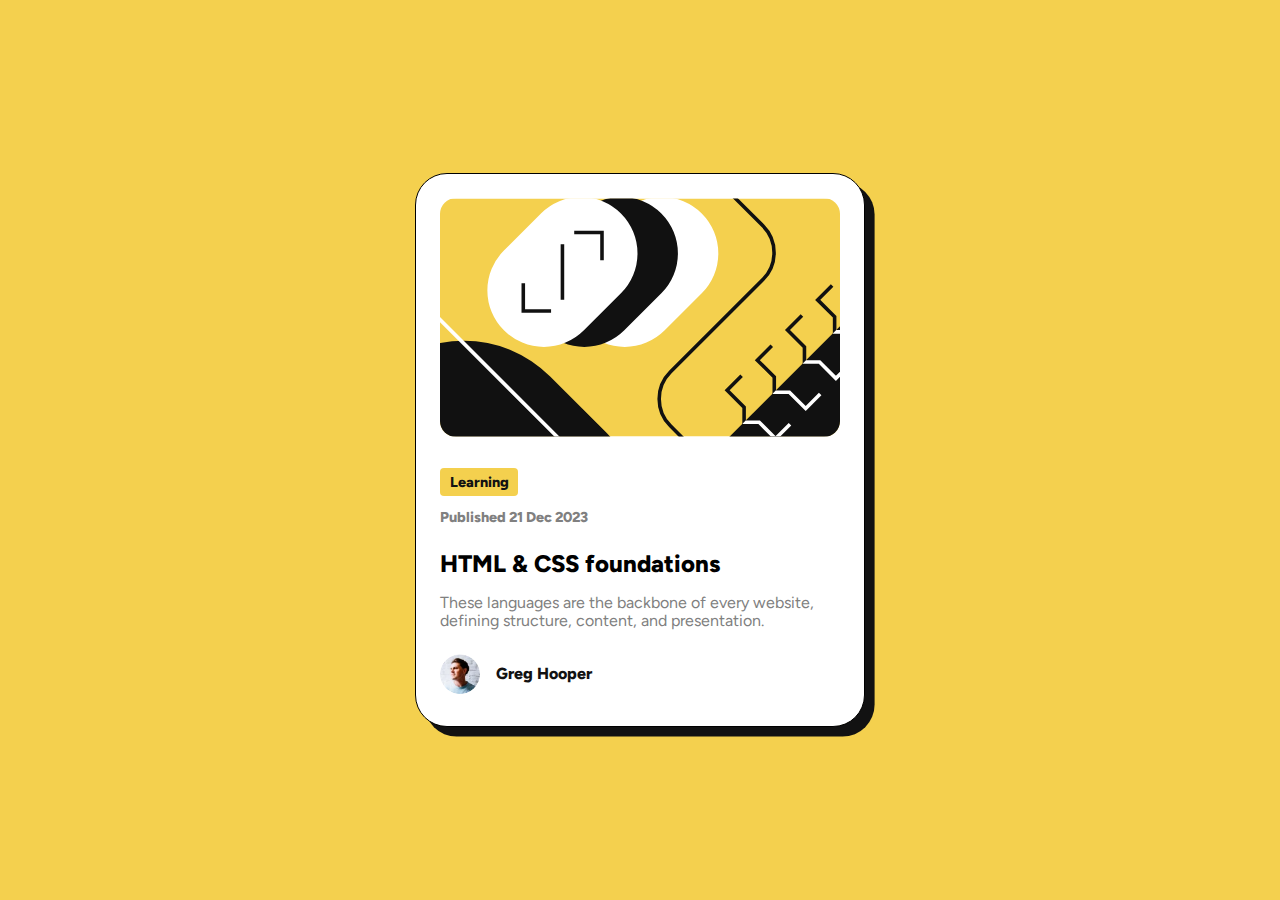
<file: 02-day-blog-preview-card/index.html>
<!DOCTYPE html>
<html lang="en">
<head>
  <meta charset="UTF-8">
  <meta name="viewport" content="width=device-width, initial-scale=1.0">
  <link rel="stylesheet" href="style.css">
  <link rel="stylesheet" href="normalize.css">
  <link rel="shortcut icon" href="/02-day-blog-preview-card/resources/favicon-32x32.png" type="image/x-icon">
  <title>Blog preview Card</title>
</head>
<body>
  <section class="card">
    <figure class="card-figure">
    <img class="card-figure-img" src="/02-day-blog-preview-card/resources/illustration-article.svg" alt="Card Image">
    
      <figcaption class="card-figure-caption">Learning</figcaption>
    </figure>
    <main class="card-main">
      <span class="date">Published 21 Dec 2023</span>
      <h3 class="title">HTML & CSS foundations</h3>
      <p class="description">These languages are the backbone of every website, defining structure, content, and presentation. </p>
    </main>
    <footer class="card-footer">
      <figure>
        <img src="/02-day-blog-preview-card/resources/image-avatar.webp" alt="Greg Hooper">
        <figcaption>Greg Hooper</figcaption>
      </figure>
    </footer>
  </section>
</body>
</html>
</file>
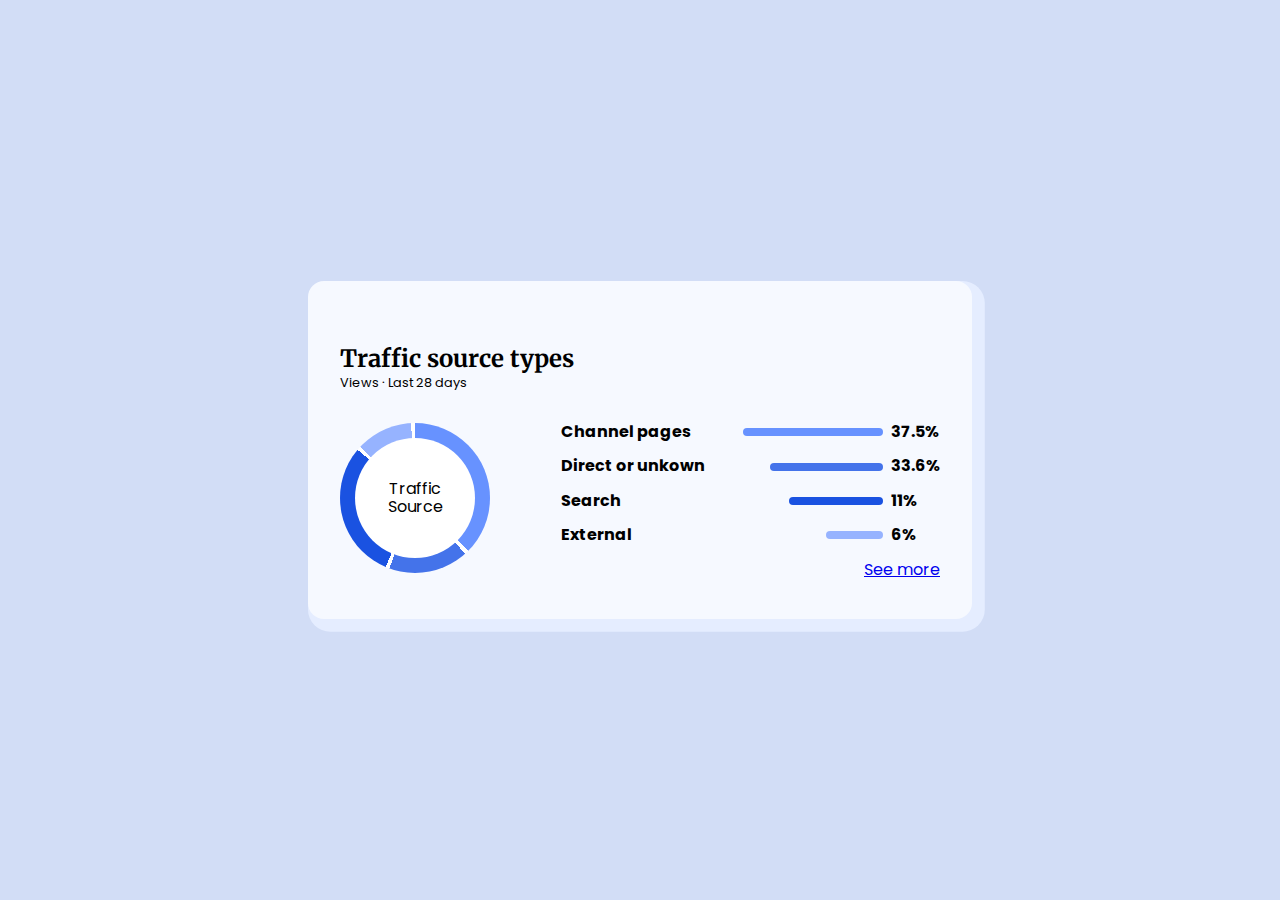
<file: 04-day-analytics/index.html>
<!DOCTYPE html>
<html lang="en">
<head>
  <meta charset="UTF-8">
  <meta name="viewport" content="width=device-width, initial-scale=1.0">
  <link rel="stylesheet" href="style.css">
  <link rel="stylesheet" href="normalize.css">
  <title>Analytics</title>
  <link rel="preconnect" href="https://fonts.googleapis.com">
  <link rel="icon" href="/05-day-product-preview/resources/favicon-32x32.png">
<link rel="preconnect" href="https://fonts.gstatic.com" crossorigin>
<link href="https://fonts.googleapis.com/css2?family=Merriweather:wght@700&family=Poppins:wght@500&display=swap" rel="stylesheet">
</head>
<body>
    <section class="card">
      <header class="card-header">
        <h3 class="card-header-title">Traffic source types</h3>
        <span class="card-header-subtitle">Views · Last 28 days</span>
      </header>
      <main class="card-content">
        <aside class="card-content-aside">
          <div class="card-analytic"></div>
        </aside>
        <section class="card-content-section">
          <article class="card-trafic">
            <span class="card-trafic-name">Channel pages</span>
            <div class="card-trafic-bar"></div>
            <span class="card-trafic-value">37.5%</span>
          </article>
          <article class="card-trafic">
            <span class="card-trafic-name">Direct or unkown</span>
            <div class="card-trafic-bar"></div>
            <span class="card-trafic-value">33.6%</span>
          </article>
          <article class="card-trafic">
            <span class="card-trafic-name">Search</span>
            <div class="card-trafic-bar"></div>
            <span class="card-trafic-value">11%</span>
          </article>
          <article class="card-trafic">
            <span class="card-trafic-name">External</span>
            <div class="card-trafic-bar"></div>
            <span class="card-trafic-value">6%</span>
          </article>
          <article class="card-trafic">
            <a href="#">See more</a>
          </article>
        </section>
      </main>
    </section>
</body>
</html>
</file>
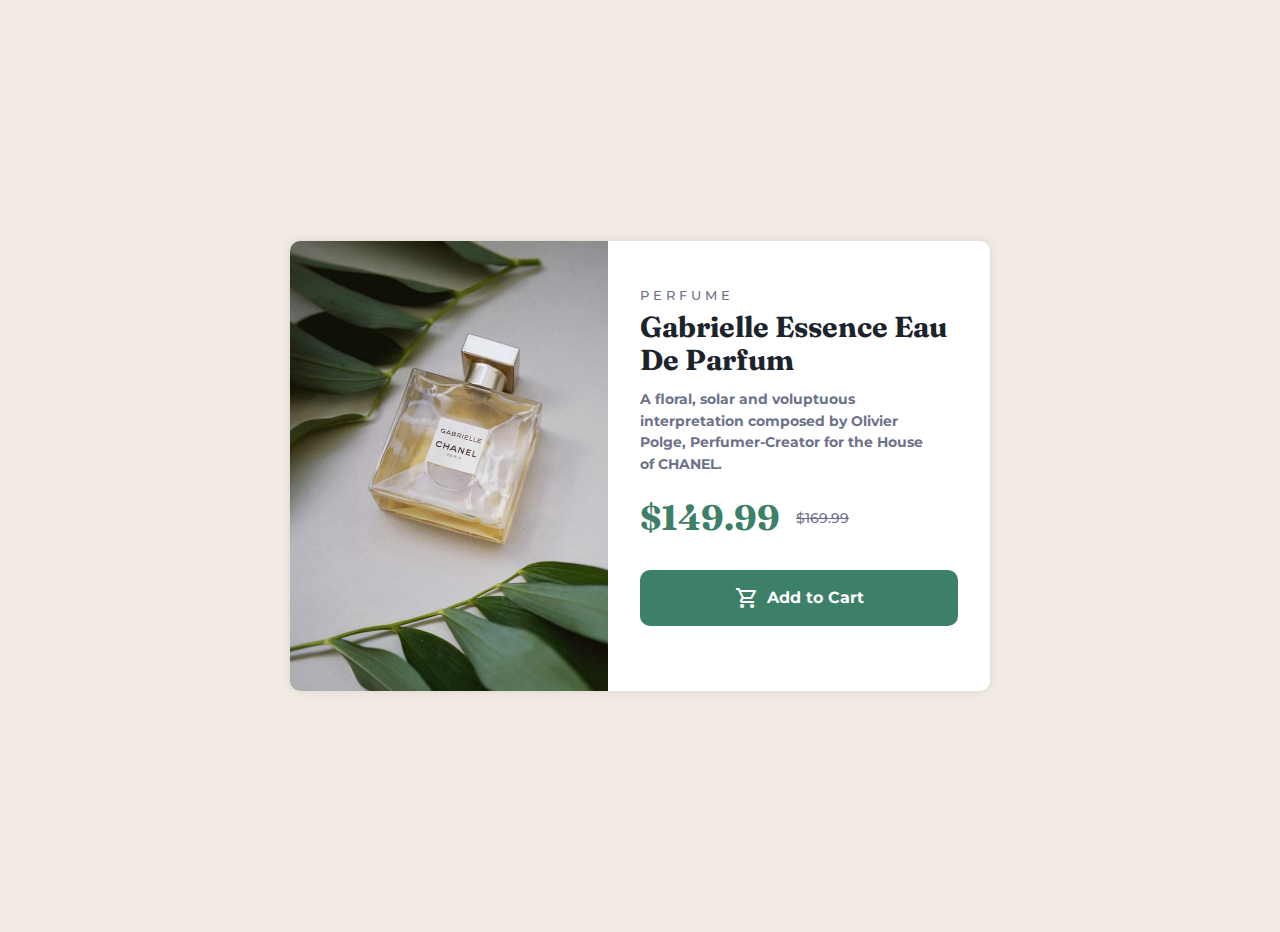
<file: 05-day-product-preview/index.html>
<!DOCTYPE html>
<html lang="en">
<head>
  <meta charset="UTF-8">
  <meta name="viewport" content="width=device-width, initial-scale=1.0">
  <link rel="stylesheet" href="style.css">
  <link rel="stylesheet" href="normalize.css">
  <link rel="icon" href="/05-day-product-preview/resources/favicon-32x32.png">
  <link rel="preconnect" href="https://fonts.googleapis.com">
<link rel="preconnect" href="https://fonts.gstatic.com" crossorigin>
<link href="https://fonts.googleapis.com/css2?family=Fraunces:opsz,wght@9..144,500;9..144,700&family=Montserrat:wght@500;700&display=swap" rel="stylesheet">
<link rel="stylesheet" href="https://fonts.googleapis.com/css2?family=Material+Symbols+Outlined:opsz,wght,FILL,GRAD@20..48,100..700,0..1,-50..200" />
  <title>Product Preview</title>
</head>
<body>
  <section class="card">
    <div class="card-img">
    </div>
    <main class="card-main">
      <span class="card-label">PERFUME</span>
      <h3 class="card-title">Gabrielle Essence Eau De Parfum</h3>
      <p class="card-description">A floral, solar and voluptuous interpretation composed 
        by Olivier Polge, Perfumer-Creator for the House of CHANEL. </p>
        <section class="card-prices">
          <span class="card-price">$149.99</span>
          <span class="card-regularPrice">$169.99</span>
        </section>
        <button class="card-btn"><span class="material-symbols-outlined">
          shopping_cart
          </span>Add to Cart</button>
    </main>
  </section>
</body>
</html>
</file>
<file: 02-day-blog-preview-card/style.css>
@import url('https://fonts.googleapis.com/css2?family=Figtree:wght@400;600;800&display=swap');
*{
  --primary-font-family: 'Figtree', sans-serif;
  --primary-bg-color: hsl(47, 88%, 63%);
  --neutral-white-color:  hsl(0, 0%, 100%);
  --neutral-grey-color:  hsl(0, 0%, 50%);
  --neutral-black-color:  hsl(0, 0%,7%);
}

body{
  background-color: var(--primary-bg-color);
  display: flex;
  justify-content: center;
  align-items: center;
  height: 100vh;
  font-family: var(--primary-font-family);
  
}
.card{
  background-color: var(--neutral-white-color);
  border: 1px solid black;
  border-radius:  2rem;
  padding: 1.5rem;
  width: clamp(300px, 70%, 400px);
  box-shadow: .6rem .6rem var(--neutral-black-color);
}
.card-main{
  margin: 0;
  padding: 0;
}
.card-figure{
  margin: 0;
  margin-bottom: 1rem;
}
.card-figure-img{
  width: 100%;
  border-radius: 1rem;
  margin-bottom: 2rem;
}
.card-figure-caption{
  font-size: .9rem;
  font-weight: 800;
  color: var(--neutral-black-color);
  background-color: var(--primary-bg-color);
  padding: .3rem .6rem;
  border-radius: 4px;
  display: inline;
}
.date{
  font-size: .9rem;
  color: var(--neutral-grey-color);
  margin-bottom: 1rem;
  font-weight: 800;
}
.title{
  font-size: 1.5rem;
  font-weight: 800;
  margin-bottom: 1rem;
  cursor: pointer;
  transition: color .1s ease;
}
.title:hover{
  color: var(--primary-bg-color);

}
.description{
  font-size: 1rem;
  color: var(--neutral-grey-color);

}
.card-footer figure{
  display: flex;
  align-items: center;
  margin: 1.5rem 0 .5rem 0;
  gap: 1rem;
}
.card-footer figure img{
  width: 2.5rem;
  height: 2.5rem;
  border-radius: 50%;
}
.card-footer figure figcaption{
  font-weight: 800;
  color: var(--neutral-black-color);
}
</file>
<file: 04-day-analytics/style.css>
*{
  --body-bg-color: #D2DDF6;
  --card-bg-color: #F6F9FF;
  --text-color: #12163C;

  --blue-color-1: #96B3FF;
  --blue-color-2: #6792FF;
  --blue-color-3: #4473EA;
  --blue-color-4: #1A52E1;
}
body{
  display: flex;
  justify-content: center;
  align-items: center;
  background: var(--body-bg-color);
  height: 100vh;
  font-family: 'Poppins', sans-serif;
}
.card{
  background: var(--card-bg-color);
  padding: 1rem 2rem 2rem;
  border-radius: 1rem;
  box-shadow: .4rem .4rem 0 .4rem #e5edff;
  width: clamp(300px, 80%, 600px);
}
.card-header{
  padding: 1.5rem 0;
}
.card-header-title{
  font-family: 'Merriweather', serif;
  font-size: 1.5rem;
  margin-bottom: 0;
}
.card-header-subtitle{
  font-size: .8rem;
  margin-bottom: 1.5rem;
}
.card-content{
  display: flex;
  gap: 2rem;
  margin: .5rem 0;
}
.card-content-aside{
  flex-basis: 50%;
}
.card-analytic{
  width: clamp(120px, 100%, 150px);
  aspect-ratio: 1/1;
  background: conic-gradient(
  var(--blue-color-2) 135deg,
  #fff 135deg 138deg,
  var(--blue-color-3) 138deg 200deg,
  #fff 200deg 203deg, 
  var(--blue-color-4) 203deg 310deg, 
  #fff 310deg 313deg,
  var(--blue-color-1) 313deg 357deg,
  #fff 357deg);
  border-radius:50%;
  position: relative;
}
.card-analytic::before{
  position: absolute;
  content: "";
  height: 80%;
  width: 80%;
  background-color: #fff;
  border-radius: 50%;
  top: 50%;
  left: 50%;
  transform: translate(-50%, -50%);
}
.card-analytic::after{
  content: "Traffic Source";
  position: absolute;
  top: 50%;
  left: 50%;
  transform: translate(-50%, -50%);
  text-align: center;
}
.card-content-section{
  display: flex;
  gap: 1rem;
  flex-direction: column;
  width: clamp(300px, 100%, 600px);
}
.card-trafic{
  display: flex;
  gap: .5rem;
  align-items: center;
  /* justify-content: space-between; */
  font-weight: 700;
  position: relative;
}
.card-trafic-name{
  flex-basis: 85%;
}
.card-trafic-bar{
  position: absolute;
  height: .5rem;
  border-radius: 1rem; 
  right: 15%;
}
.card-trafic:first-child .card-trafic-bar{
  background: var(--blue-color-2);
  width: 37%;
}
.card-trafic:nth-child(2) .card-trafic-bar{
  background-color: var(--blue-color-3);
  width: 30%;
}
.card-trafic:nth-child(3) .card-trafic-bar{
  background-color: var(--blue-color-4);
  width: 25%;
}
.card-trafic:nth-child(4) .card-trafic-bar{
  background-color: var(--blue-color-1);
  width: 15%;
}
.card-trafic:last-child{
  color: var(--text-color);
  justify-content: end;
  color: var(--blue-color-4);
  font-weight: 400;
}
@media screen and (max-width: 768px){
  .card-content{
    flex-direction: column;
    align-items: center;
  }
  .card-analytic{
    width: unset;
    height: 150px;
  }
  .card{
    box-sizing: border-box;
    padding: 2rem 4rem;
  }
}
</file>
<file: 05-day-product-preview/style.css>
*{
  --cream: hsl(30, 38%, 92%);
  --dark-cyan: hsl(158, 36%, 37%);
  --very-dark-blue: hsl(212, 21%, 14%);
  --dark-grayish-blue: hsl(228, 12%, 48%);
  --white: hsl(0, 0%, 100%);

}
body{
  font-family: 'Montserrat', sans-serif;
  background-color: var(--cream);
  display: flex;
  justify-content: center;
  align-items: center;
  height: 100vh;
  padding: 1rem;
  overflow: hidden;
}
.card {
  background: var(--white);
  border-radius: 10px;
  box-shadow: 0 0 10px rgba(0, 0, 0, 0.1);
  display: flex;
  flex-direction: column;
  overflow: hidden;
  width: clamp(500px, 100%, 700px);
}
.card-img{
  background: url('../05-day-product-preview/resources/image-product-mobile.jpg');
  flex-basis: 40%;
  min-height: 240px;
  width: 100%;
  background-size: cover;
}

.card-main{
  padding: 1.5rem;
  display: flex;
  flex-direction: column;
}
.card-label{
  color: var(--dark-grayish-blue);
  font-weight: 500;
  font-size: 0.8rem;
  letter-spacing: 4px;
}
.card-title{
  color: var(--very-dark-blue);
  font-size: 1.8rem;
  margin: 0.4rem 0;

  font-family: 'Fraunces',serif;
}
.card-description{
  color: var(--dark-grayish-blue);
  font-size: 0.9rem;
  margin: 0.4rem 0;
  line-height: 1.5;
  font-weight: 700;
  text-wrap: pretty;
}
.card-prices{
  display: flex;
  gap: 1rem;
  align-items: center;
  padding: 1rem 0;
}
.card-price{
  font-size: 2.2rem;
  font-family: 'Fraunces', serif;
  font-weight: 700;
  color: var(--dark-cyan);
}
.card-regularPrice{
  color: var(--dark-grayish-blue);
  text-decoration: line-through;
  font-size: 0.9rem;
  font-weight: 500;
}
.card-btn{
  background: var(--dark-cyan);
  color: var(--white);
  font-weight: 700;
  padding: 1rem 1.5rem;
  border: none;
  border-radius: 10px;
  cursor: pointer;
  margin-top: 1rem;
  transition: background 0.3s;
  display: flex;
  justify-content: center;
  align-items: center;
  gap: 0.5rem;
}
@media screen and (width > 650px){
  .card{
    flex-direction: row;
    height: 50vh;
  }
  .card-img{
    background: url('../05-day-product-preview/resources/image-product-desktop.jpg');
    flex-basis: 50%;
    background-size: cover;
  }
  .card-main{
    padding: 3rem 2rem 0;
    flex-basis: 50%;
  }
}
</file>
